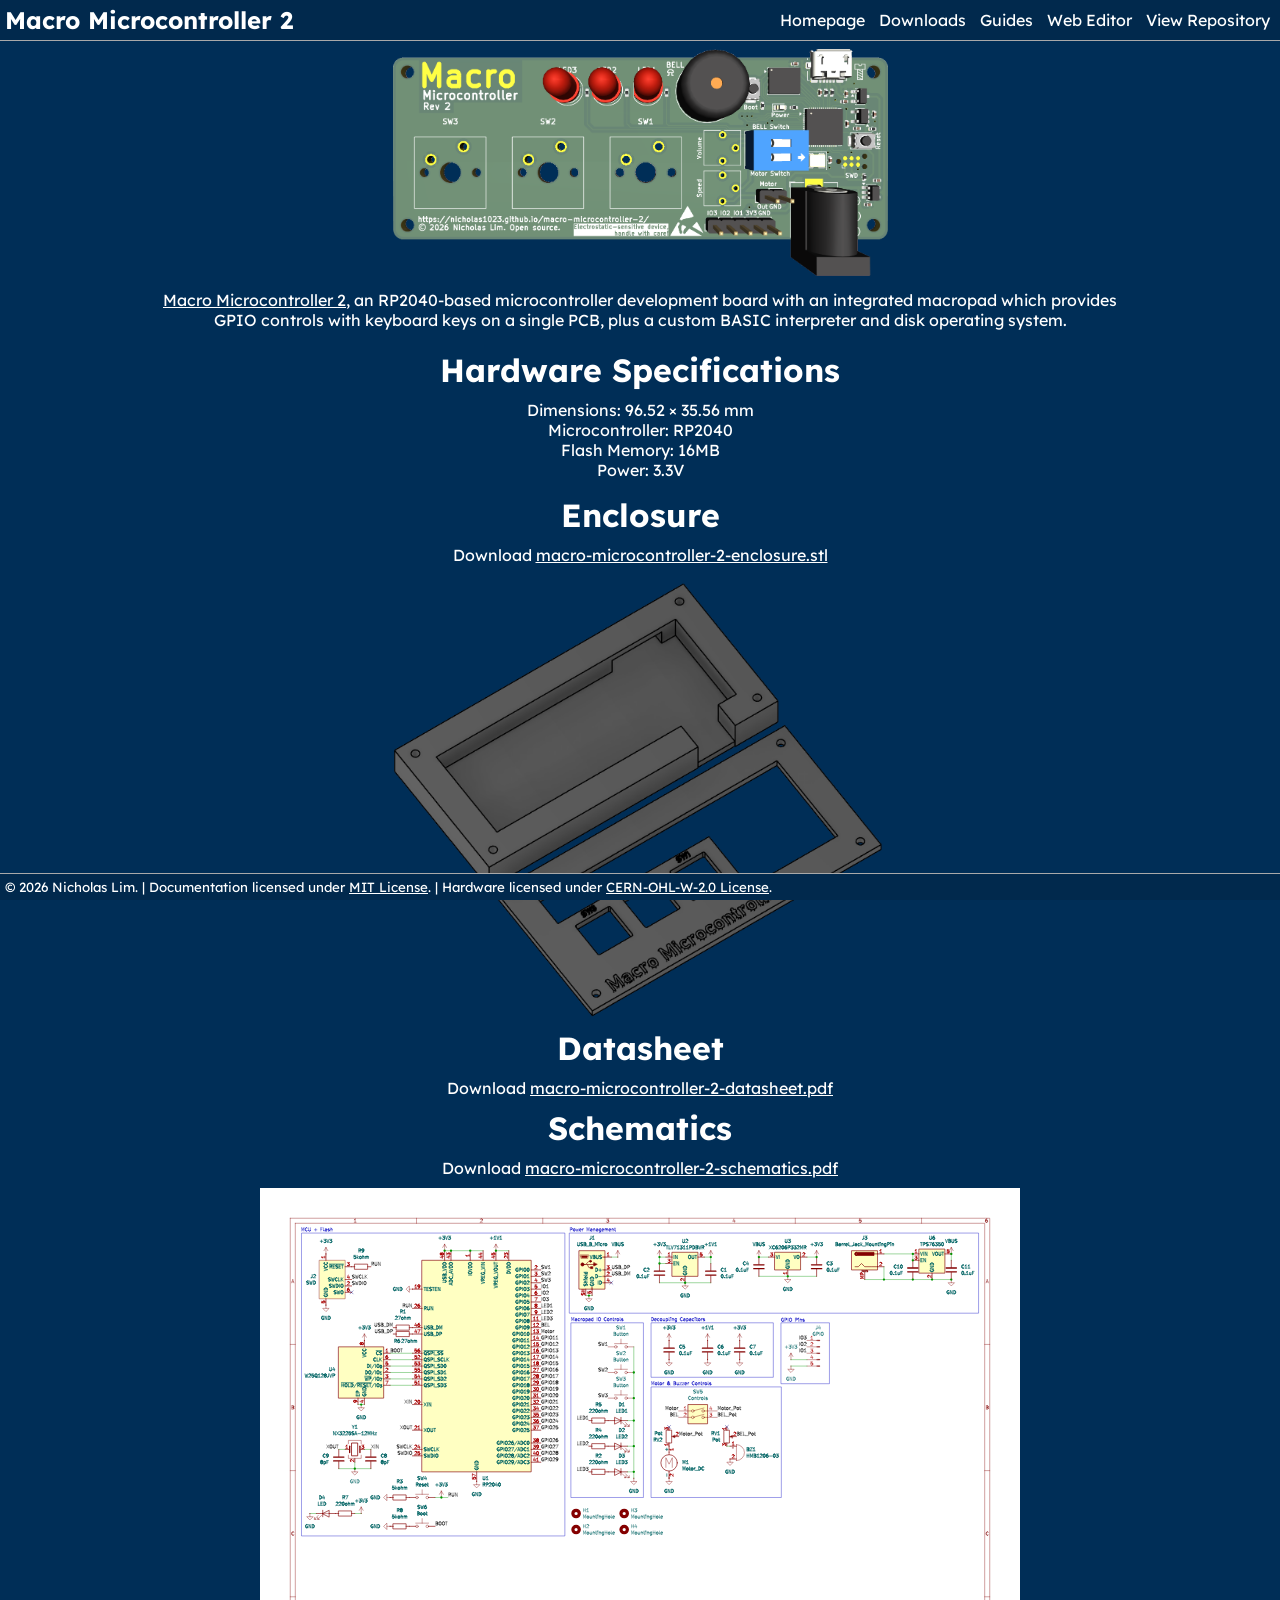
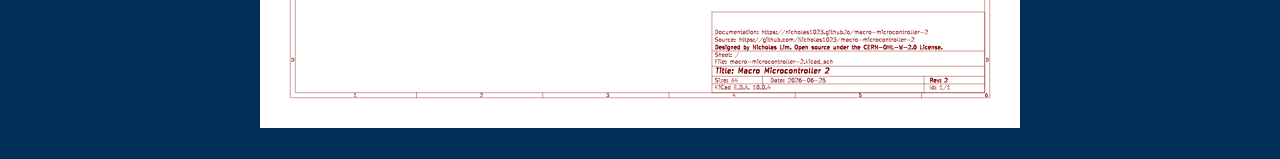
<file: docs/index.html>
<!DOCTYPE html>
<html lang="en">
    <head>
        <meta charset="UTF-8">
        <meta name="viewport" content="width=device-width, initial-scale=1.0">
        <title>Macro Microcontroller 2 Documentation</title>
        <link rel="stylesheet" href="style.css">
        <link rel="icon" href="favicon.ico">
        <link href="https://fonts.googleapis.com/css2?family=Lexend:wght@100..900&display=swap" rel="stylesheet">
    </head>
    <body>
        <nav id="nav">
            <h2><a class="text-a" href="index.html">Macro Microcontroller 2</a></h2>
            <div id="navmenu">
                <a href="index.html">Homepage</a>
                <a href="downloads.html">Downloads</a>
                <a href="guides/">Guides</a>
                <a href="https://editor.nicholaslim.me/macro-microcontroller.html" target="_blank">Web Editor</a>
                <a target="_blank" href="https://github.com/Nicholas1023/macro-microcontroller-2">View Repository</a>
            </div>
        </nav>
        <main id="main">
            <div>
                <img id="banner" src="assets/macro-microcontroller-2-transparent.png" width="50%" height="50%">
                <p><a class="text-a" target="_blank" href="https://github.com/Nicholas1023/macro-microcontroller-2">Macro Microcontroller 2</a>, an RP2040-based microcontroller development board with an integrated macropad which provides GPIO controls with keyboard keys on a single PCB, plus a custom BASIC interpreter and disk operating system.</p>
            </div>
            <div>
                <h1 id="hardware">Hardware Specifications</h1>
                <p>Dimensions: 96.52 &times; 35.56 mm<br>Microcontroller: RP2040<br>Flash Memory: 16MB<br>Power: 3.3V</p>
            </div>
            <h1>Enclosure</h1>
            <p>Download <a class="text-a" href="https://github.com/Nicholas1023/macro-microcontroller-2/releases/download/v0.0.1/macro-microcontroller-2-enclosure.stl">macro-microcontroller-2-enclosure.stl</a></p>
            <img src="assets/enclosure-image.png" width="50%" height="50%">
            <h1>Datasheet</h1>
            <p>Download <a class="text-a" target="_blank" href="assets/macro-microcontroller-2-datasheet.pdf" download>macro-microcontroller-2-datasheet.pdf</a></p>
            <h1>Schematics</h1>
            <p>Download <a class="text-a" target="_blank" href="assets/macro-microcontroller-2-schematics.pdf" download>macro-microcontroller-2-schematics.pdf</a></p>
            <img src="assets/schematics.svg" id="schematics" style="background-color: white; margin: 5px;" width="75%" height="75%">
        </main>
        <footer id="footer">
            <small>&copy; 2026 Nicholas Lim. | Documentation licensed under <a class="text-a" href="https://github.com/Nicholas1023/macro-microcontroller-2/blob/main/docs/LICENSE.txt">MIT License</a>. | Hardware licensed under <a class="text-a" href="https://github.com/Nicholas1023/macro-microcontroller-2/blob/main/LICENSE.txt">CERN-OHL-W-2.0 License</a>.</small>
        </footer>
        <script>
            document.getElementById("main").style.paddingTop = `${document.getElementById("nav").offsetHeight}px`;
            document.getElementById("main").style.paddingBottom = `${document.getElementById("footer").offsetHeight}px`;
            if (window.innerWidth < 600) {
                document.getElementById("navmenu").style.display = "none";
                document.getElementById("nav").style.justifyContent = "center";
                document.getElementById("banner").style.width = "100%";
                document.getElementById("banner").style.height = "100%";
                document.getElementById("main").style.maxWidth = `${window.innerWidth - 20}px`;
            }
        </script>
    </body>
</html>
</file>
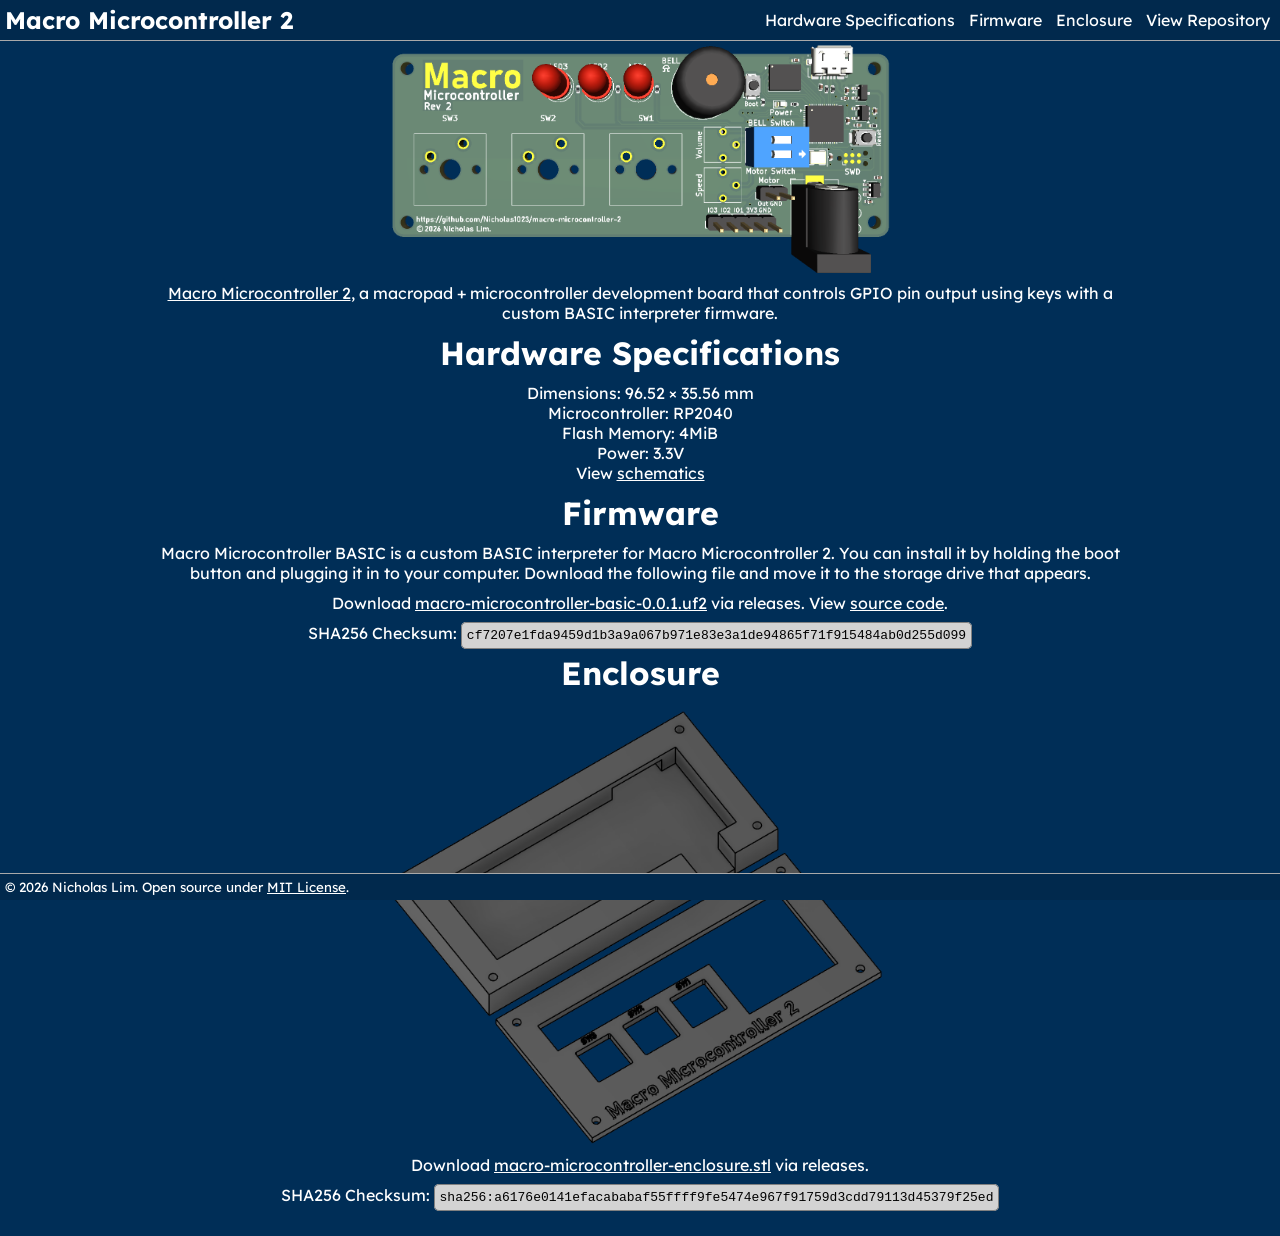
<file: Website Files/index.html>
<!DOCTYPE html>
<html lang="en">
    <head>
        <meta charset="UTF-8">
        <meta name="viewport" content="width=device-width, initial-scale=1.0">
        <title>Macro Microcontroller 2 Documentation</title>
        <link rel="stylesheet" href="style.css">
        <link href="https://fonts.googleapis.com/css2?family=Lexend:wght@100..900&display=swap" rel="stylesheet">
    </head>
    <body>
        <nav id="nav">
            <h1><a class="text-a" href="index.html">Macro Microcontroller 2</a></h1>
            <div>
                <a href="#hardware">Hardware Specifications</a>
                <a href="#firmware">Firmware</a>
                <a href="#enclosure">Enclosure</a>
                <a target="_blank" href="https://github.com/Nicholas1023/macro-microcontroller-2">View Repository</a>
            </div>
        </nav>
        <main id="main">
            <img src="assets/macro-microcontroller-2-transparent.png" width="50%" height="50%">
            <p><a class="text-a" target="_blank" href="https://github.com/Nicholas1023/macro-microcontroller-2">Macro Microcontroller 2</a>, a macropad + microcontroller development board that controls GPIO pin output using keys with a custom BASIC interpreter firmware.</p>
            <h1 id="hardware">Hardware Specifications</h1>
            <p>Dimensions: 96.52 &times; 35.56 mm<br>Microcontroller: RP2040<br>Flash Memory: 4MiB<br>Power: 3.3V<br>View <a class="text-a" target="_blank" href="https://github.com/Nicholas1023/macro-microcontroller-2/blob/main/schematics.pdf">schematics</a></p>
            <h1 id="firmware">Firmware</h1>
            <p>Macro Microcontroller BASIC is a custom BASIC interpreter for Macro Microcontroller 2. You can install it by holding the boot button and plugging it in to your computer. Download the following file and move it to the storage drive that appears.</p>
            <p>Download <a class="text-a" href="https://github.com/Nicholas1023/macro-microcontroller-2/releases/download/v0.0.1/macro-microcontroller-basic-0.0.1.uf2">macro-microcontroller-basic-0.0.1.uf2</a> via releases. View <a class="text-a" target="_blank" href="https://github.com/Nicholas1023/macro-microcontroller-2/blob/main/Firmware%20Files/macro-microcontroller-basic.c">source code</a>.</p>
            <p>SHA256 Checksum: <code>cf7207e1fda9459d1b3a9a067b971e83e3a1de94865f71f915484ab0d255d099</code></p>
            <h1 id="enclosure">Enclosure</h1>
            <img src="assets/enclosure-image.png" width="50%" height="50%">
            <p>Download <a class="text-a" href="https://github.com/Nicholas1023/macro-microcontroller-2/releases/download/v0.0.1/macro-microcontroller-enclosure.stl">macro-microcontroller-enclosure.stl</a> via releases.</p>
            <p>SHA256 Checksum: <code>sha256:a6176e0141efacababaf55ffff9fe5474e967f91759d3cdd79113d45379f25ed</code></p>
        </main>
        <footer id="footer">
            <small>&copy; 2026 Nicholas Lim. Open source under <a class="text-a" href="https://github.com/Nicholas1023/macro-microcontroller-2/blob/main/LICENSE.txt">MIT License</a>.</small>
        </footer>
        <script>
            document.getElementById("main").style.paddingTop = `${document.getElementById("nav").offsetHeight}px`;
            document.getElementById("main").style.paddingBottom = `${document.getElementById("footer").offsetHeight}px`;
        </script>
    </body>
</html>
</file>
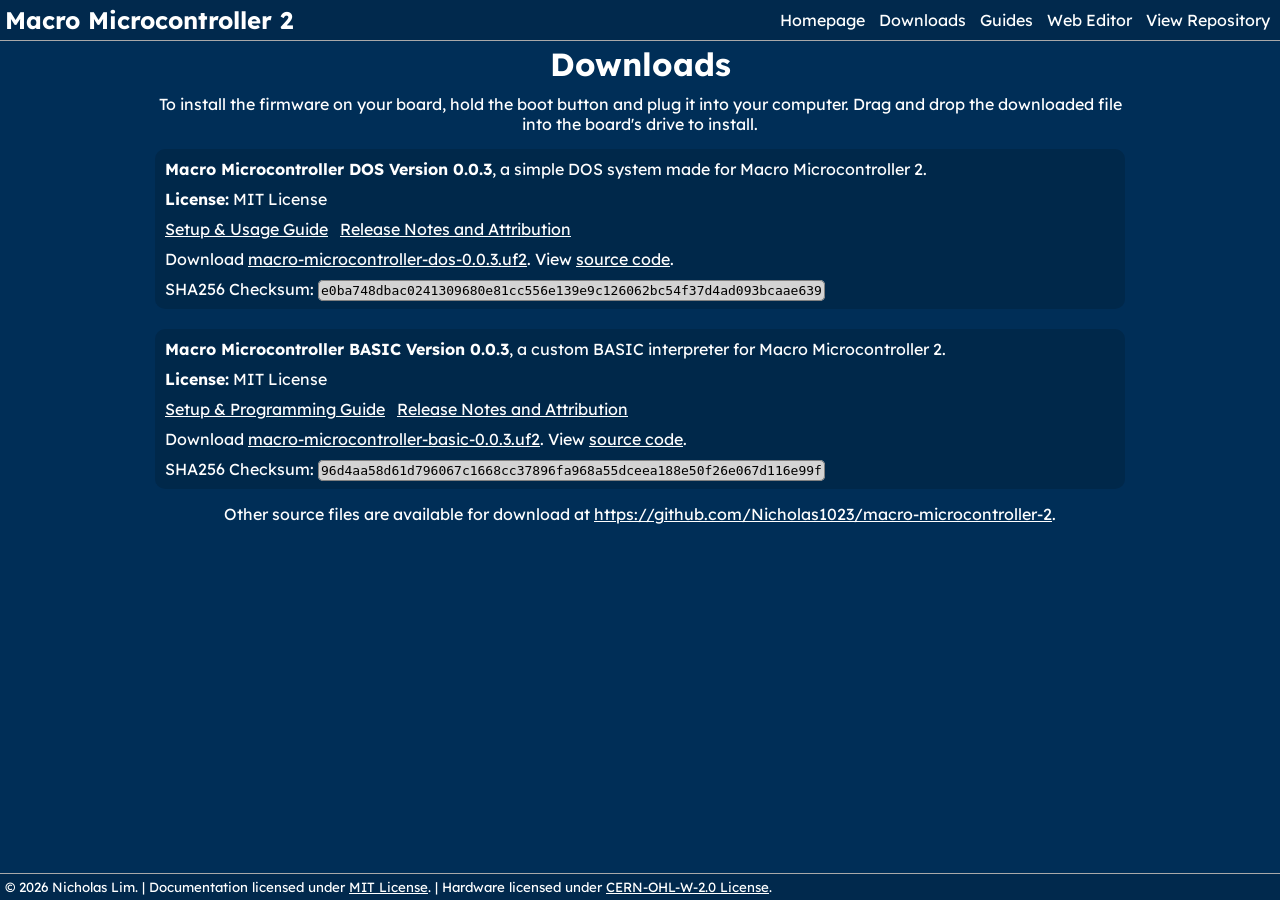
<file: docs/downloads.html>
<!DOCTYPE html>
<html lang="en">
    <head>
        <meta charset="UTF-8">
        <meta name="viewport" content="width=device-width, initial-scale=1.0">
        <title>Macro Microcontroller 2 Documentation - Downloads</title>
        <link rel="stylesheet" href="style.css">
        <link rel="icon" href="favicon.ico">
        <link href="https://fonts.googleapis.com/css2?family=Lexend:wght@100..900&display=swap" rel="stylesheet">
    </head>
    <body>
        <nav id="nav">
            <h2><a class="text-a" href="index.html">Macro Microcontroller 2</a></h2>
            <div id="navmenu">
                <a href="index.html">Homepage</a>
                <a href="downloads.html">Downloads</a>
                <a href="guides/">Guides</a>
                <a href="https://editor.nicholaslim.me/macro-microcontroller.html" target="_blank">Web Editor</a>
                <a target="_blank" href="https://github.com/Nicholas1023/macro-microcontroller-2">View Repository</a>
            </div>
        </nav>
        <main id="main">
            <h1 id="downloads">Downloads</h1>
            <p>To install the firmware on your board, hold the boot button and plug it into your computer. Drag and drop the downloaded file into the board's drive to install.</p>
            <div class="download-section">
                <p><b>Macro Microcontroller DOS Version 0.0.3</b>, a simple DOS system made for Macro Microcontroller 2.</p>
                <p><b>License:</b> MIT License</p>
                <p><a class="text-a" href="guides/dos.html">Setup & Usage Guide</a>&nbsp;&nbsp;&nbsp;<a class="text-a" href="https://github.com/Nicholas1023/macro-microcontroller-2/releases/tag/Macro_Microcontroller_DOS_v0.0.3">Release Notes and Attribution</a></p>
                <p>Download <a class="text-a" href="https://github.com/Nicholas1023/macro-microcontroller-2/releases/download/Macro_Microcontroller_DOS_v0.0.3/macro-microcontroller-dos-0.0.3.uf2">macro-microcontroller-dos-0.0.3.uf2</a>. View <a class="text-a" target="_blank" href="https://github.com/Nicholas1023/macro-microcontroller-2/blob/main/Firmware%20Files/macro-microcontroller-bios+dos.c">source code</a>.</p>
                <p>SHA256 Checksum: <code id="basicsha256">e0ba748dbac0241309680e81cc556e139e9c126062bc54f37d4ad093bcaae639</code></p>
            </div>
            <div class="download-section">
                <p><b>Macro Microcontroller BASIC Version 0.0.3</b>, a custom BASIC interpreter for Macro Microcontroller 2.</p>
                <p><b>License:</b> MIT License</p>
                <p><a class="text-a" href="guides/programming.html">Setup & Programming Guide</a>&nbsp;&nbsp;&nbsp;<a class="text-a" href="https://github.com/Nicholas1023/macro-microcontroller-2/releases/tag/v0.0.3">Release Notes and Attribution</a></p>
                <p>Download <a class="text-a" href="https://github.com/Nicholas1023/macro-microcontroller-2/releases/download/v0.0.3/macro-microcontroller-basic-0.0.3.uf2">macro-microcontroller-basic-0.0.3.uf2</a>. View <a class="text-a" target="_blank" href="https://github.com/Nicholas1023/macro-microcontroller-2/blob/main/Firmware%20Files/macro-microcontroller-basic.c">source code</a>.</p>
                <p>SHA256 Checksum: <code id="basicsha256">96d4aa58d61d796067c1668cc37896fa968a55dceea188e50f26e067d116e99f</code></p>
            </div>
            <p>Other source files are available for download at <a class="text-a" href="https://github.com/Nicholas1023/macro-microcontroller-2">https://github.com/Nicholas1023/macro-microcontroller-2</a>.</p>
        </main>
        <footer id="footer">
            <small>&copy; 2026 Nicholas Lim. | Documentation licensed under <a class="text-a" href="https://github.com/Nicholas1023/macro-microcontroller-2/blob/main/docs/LICENSE.txt">MIT License</a>. | Hardware licensed under <a class="text-a" href="https://github.com/Nicholas1023/macro-microcontroller-2/blob/main/LICENSE.txt">CERN-OHL-W-2.0 License</a>.</small>
        </footer>
        <script>
            document.getElementById("main").style.paddingTop = `${document.getElementById("nav").offsetHeight}px`;
            document.getElementById("main").style.paddingBottom = `${document.getElementById("footer").offsetHeight}px`;
            if (window.innerWidth < 600) {
                document.getElementById("navmenu").style.display = "none";
                document.getElementById("nav").style.justifyContent = "center";
                document.getElementById("banner").style.width = "100%";
                document.getElementById("banner").style.height = "100%";
                document.getElementById("main").style.maxWidth = `${window.innerWidth - 20}px`;
            }
        </script>
    </body>
</html>
</file>
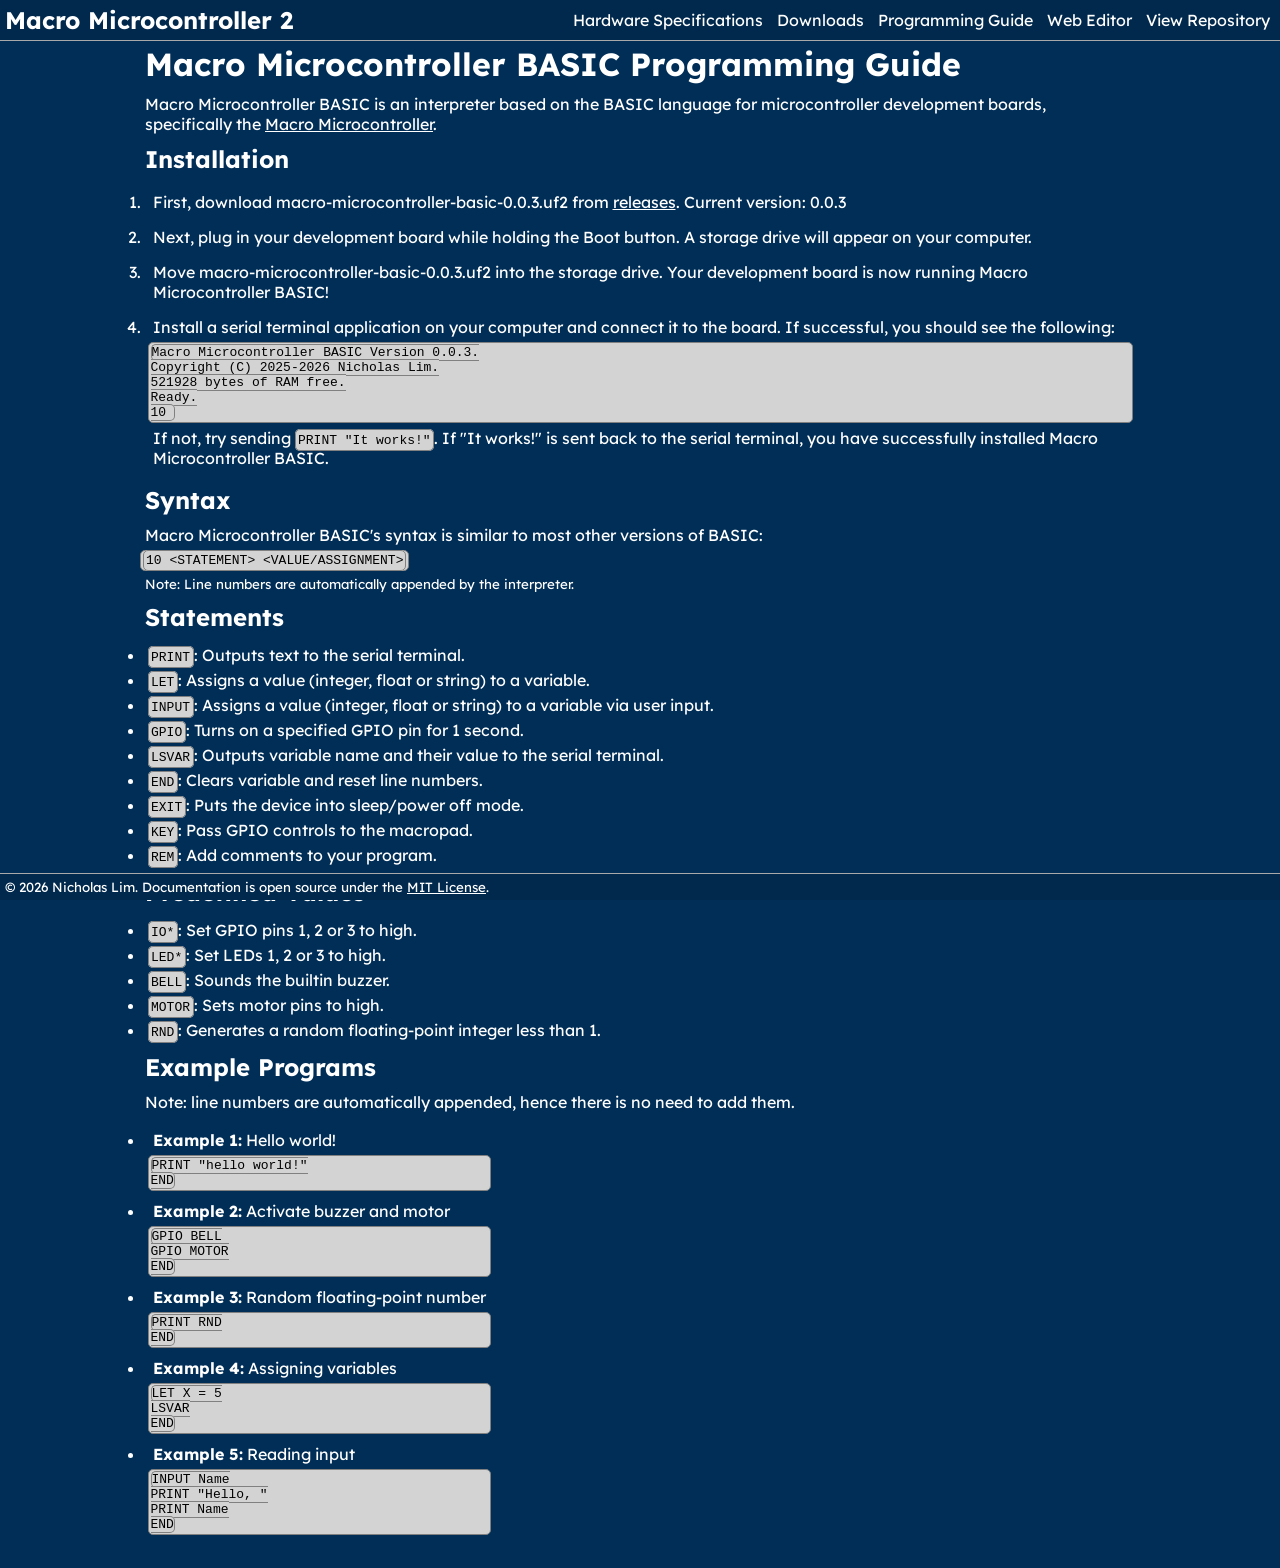
<file: docs/programming.html>
<!DOCTYPE html>
<html lang="en">
    <head>
        <meta charset="UTF-8">
        <meta name="viewport" content="width=device-width, initial-scale=1.0">
        <title>Macro Microcontroller 2 Documentation - Programming Guide</title>
        <link rel="stylesheet" href="style.css">
        <link rel="icon" href="favicon.ico">
        <link href="https://fonts.googleapis.com/css2?family=Lexend:wght@100..900&display=swap" rel="stylesheet">
    </head>
    <body>
        <nav id="nav">
            <h2><a class="text-a" href="index.html">Macro Microcontroller 2</a></h2>
            <div id="navmenu">
                <a href="index.html#hardware">Hardware Specifications</a>
                <a href="index.html#downloads">Downloads</a>
                <a href="programming.html">Programming Guide</a>
                <a href="https://editor.nicholaslim.me/macro-microcontroller.html" target="_blank">Web Editor</a>
                <a target="_blank" href="https://github.com/Nicholas1023/macro-microcontroller-2">View Repository</a>
            </div>
        </nav>
        <main id="main" style="align-items: flex-start; text-align: left;">
            <h1>Macro Microcontroller BASIC Programming Guide</h1>
            <p>Macro Microcontroller BASIC is an interpreter based on the BASIC language for microcontroller development boards, specifically the <a class="text-a" href="index.html">Macro Microcontroller</a>.</p>
            <h2>Installation</h2>
            <ol>
                <li><p>First, download macro-microcontroller-basic-0.0.3.uf2 from <a class="text-a" target="_blank" href="https://github.com/Nicholas1023/macro-microcontroller-2/releases/tag/v0.0.3">releases</a>. Current version: 0.0.3</p></li>
                <li><p>Next, plug in your development board while holding the Boot button. A storage drive will appear on your computer.</p></li>
                <li><p>Move macro-microcontroller-basic-0.0.3.uf2 into the storage drive. Your development board is now running Macro Microcontroller BASIC!</p></li>
                <li><p>Install a serial terminal application on your computer and connect it to the board. If successful, you should see the following:</p><pre><code style="padding: 0;">Macro Microcontroller BASIC Version 0.0.3.<br>Copyright (C) 2025-2026 Nicholas Lim.<br>521928 bytes of RAM free.<br>Ready.<br>10 </code></pre><p>If not, try sending <code class="code">PRINT "It works!"</code>. If "It works!" is sent back to the serial terminal, you have successfully installed Macro Microcontroller BASIC.</p></li>
            </ol>
            <h2>Syntax</h2>
            <p>Macro Microcontroller BASIC's syntax is similar to most other versions of BASIC:</p>
            <pre><code>10 &lt;STATEMENT&gt; &lt;VALUE/ASSIGNMENT&gt;</code></pre>
            <small>Note: Line numbers are automatically appended by the interpreter.</small>
            <h2>Statements</h2>
            <ul>
                <li><code class="code">PRINT</code>: Outputs text to the serial terminal.</li>
                <li><code class="code">LET</code>: Assigns a value (integer, float or string) to a variable.</li>
                <li><code class="code">INPUT</code>: Assigns a value (integer, float or string) to a variable via user input.</li>
                <li><code class="code">GPIO</code>: Turns on a specified GPIO pin for 1 second.</li>
                <li><code class="code">LSVAR</code>: Outputs variable name and their value to the serial terminal.</li>
                <li><code class="code">END</code>: Clears variable and reset line numbers.</li>
                <li><code class="code">EXIT</code>: Puts the device into sleep/power off mode.</li>
                <li><code class="code">KEY</code>: Pass GPIO controls to the macropad.</li>
                <li><code class="code">REM</code>: Add comments to your program.</li>
            </ul>
            <h2>Predefined Values</h2>
            <ul>
                <li><code class="code">IO*</code>: Set GPIO pins 1, 2 or 3 to high.</li>
                <li><code class="code">LED*</code>: Set LEDs 1, 2 or 3 to high.</li>
                <li><code class="code">BELL</code>: Sounds the builtin buzzer.</li>
                <li><code class="code">MOTOR</code>: Sets motor pins to high.</li>
                <li><code class="code">RND</code>: Generates a random floating-point integer less than 1.</li>
            </ul>
            <h2>Example Programs</h2>
            <p>Note: line numbers are automatically appended, hence there is no need to add them.</p>
            <ul>
                <li><p><b>Example 1:</b> Hello world!</p><pre><code style="padding: 0;">PRINT "hello world!"<br>END</code></pre></li>
                <li><p><b>Example 2:</b> Activate buzzer and motor</p><pre><code style="padding: 0;">GPIO BELL<br>GPIO MOTOR<br>END</code></pre></li>
                <li><p><b>Example 3:</b> Random floating-point number</p><pre><code style="padding: 0;">PRINT RND<br>END</code></pre></li>
                <li><p><b>Example 4:</b> Assigning variables</p><pre><code style="padding: 0;">LET X = 5<br>LSVAR<br>END</code></pre></li>
                <li><p><b>Example 5:</b> Reading input</p><pre><code style="padding: 0;">INPUT Name<br>PRINT "Hello, "<br>PRINT Name<br>END</code></pre></li>
            </ul>
        </main>
        <footer id="footer">
            <small>&copy; 2026 Nicholas Lim. Documentation is open source under the <a class="text-a" href="https://github.com/Nicholas1023/macro-microcontroller-2/blob/main/docs/LICENSE.txt">MIT License</a>.</small>
        </footer>
        <script>
            document.getElementById("main").style.paddingTop = `${document.getElementById("nav").offsetHeight}px`;
            document.getElementById("main").style.paddingBottom = `${document.getElementById("footer").offsetHeight}px`;
            if (window.innerWidth < 600) {
                document.getElementById("navmenu").style.display = "none";
                document.getElementById("nav").style.justifyContent = "center";
                document.getElementById("banner").style.width = "100%";
                document.getElementById("banner").style.height = "100%";
                document.getElementById("main").style.maxWidth = `${window.innerWidth - 20}px`;
            }
        </script>
    </body>
</html>
</file>
<file: docs/style.css>
* {
    padding: 0;
    margin: 0;
    font-family: "Lexend", system-ui, -apple-system, sans-serif;
}

body {
    display: flex;
    align-items: center;
    flex-direction: column;
    background-color: #002e57;
}

nav, footer {
    display: flex;
    justify-content: space-between;
    align-items: center;
    width: 100%;
    background-color: #01294d;
}

nav {
    top: 0;
    position: fixed;
    border-bottom: 1px solid darkgray;
}

footer {
    bottom: 0;
    position: fixed;
    border-top: 1px solid darkgray;
}

nav *, footer *, main * {
    padding: 5px;
    color: white;
}

main {
    display: flex;
    align-items: center;
    flex-direction: column;
    background-color: #002e57;
    max-width: 100ch;
    text-align: center;
}

nav a {
    text-decoration: none;
}

.text-a {
    padding: 0;
}

a:hover {
    color: #c3d0ff;
}

code, pre {
    color: black;
    font-family: monospace;
    background-color: lightgrey;
    border-radius: 5px;
    border: 1px solid grey;
    padding: 2px;
}

.code {
    padding: 2.5px;
}

li {
    padding: 2.5px;
}

b {
    padding: 0;
}

button, .button {
    cursor: pointer;
    padding: 5px 10px;
    background-color: #008afb;
    color: black;
    border-radius: 5px;
    text-decoration: none;
    text-align: center;
    border: none;
}

button:hover, .button:hover {
    text-decoration: none;
    color: white;
    background-color: #005ca8;
}

.download-section {
    background-color: #00284a;
    text-align: left;
    margin: 10px;
    width: 75dvw;
    border-radius: 10px;
}
</file>
<file: Website Files/style.css>
* {
    padding: 0;
    margin: 0;
    font-family: "Lexend", system-ui, -apple-system, sans-serif;
}

body {
    display: flex;
    align-items: center;
    flex-direction: column;
    background-color: #002e57;
}

nav, footer {
    display: flex;
    justify-content: space-between;
    align-items: center;
    width: 100%;
    background-color: #01294d;
}

nav {
    top: 0;
    position: fixed;
    border-bottom: 1px solid darkgray;
}

footer {
    bottom: 0;
    position: fixed;
    border-top: 1px solid darkgray;
}

nav *, footer *, main * {
    padding: 5px;
    color: white;
}

main {
    display: flex;
    align-items: center;
    flex-direction: column;
    background-color: #002e57;
    max-width: 100ch;
    text-align: center;
}

nav a {
    text-decoration: none;
}

.text-a {
    padding: 0;
}

a:hover {
    color: #c3d0ff;
}

code {
    font-family: monospace;
    background-color: lightgrey;
    color: black;
    border-radius: 5px;
    border: 1px solid grey;
}
</file>
